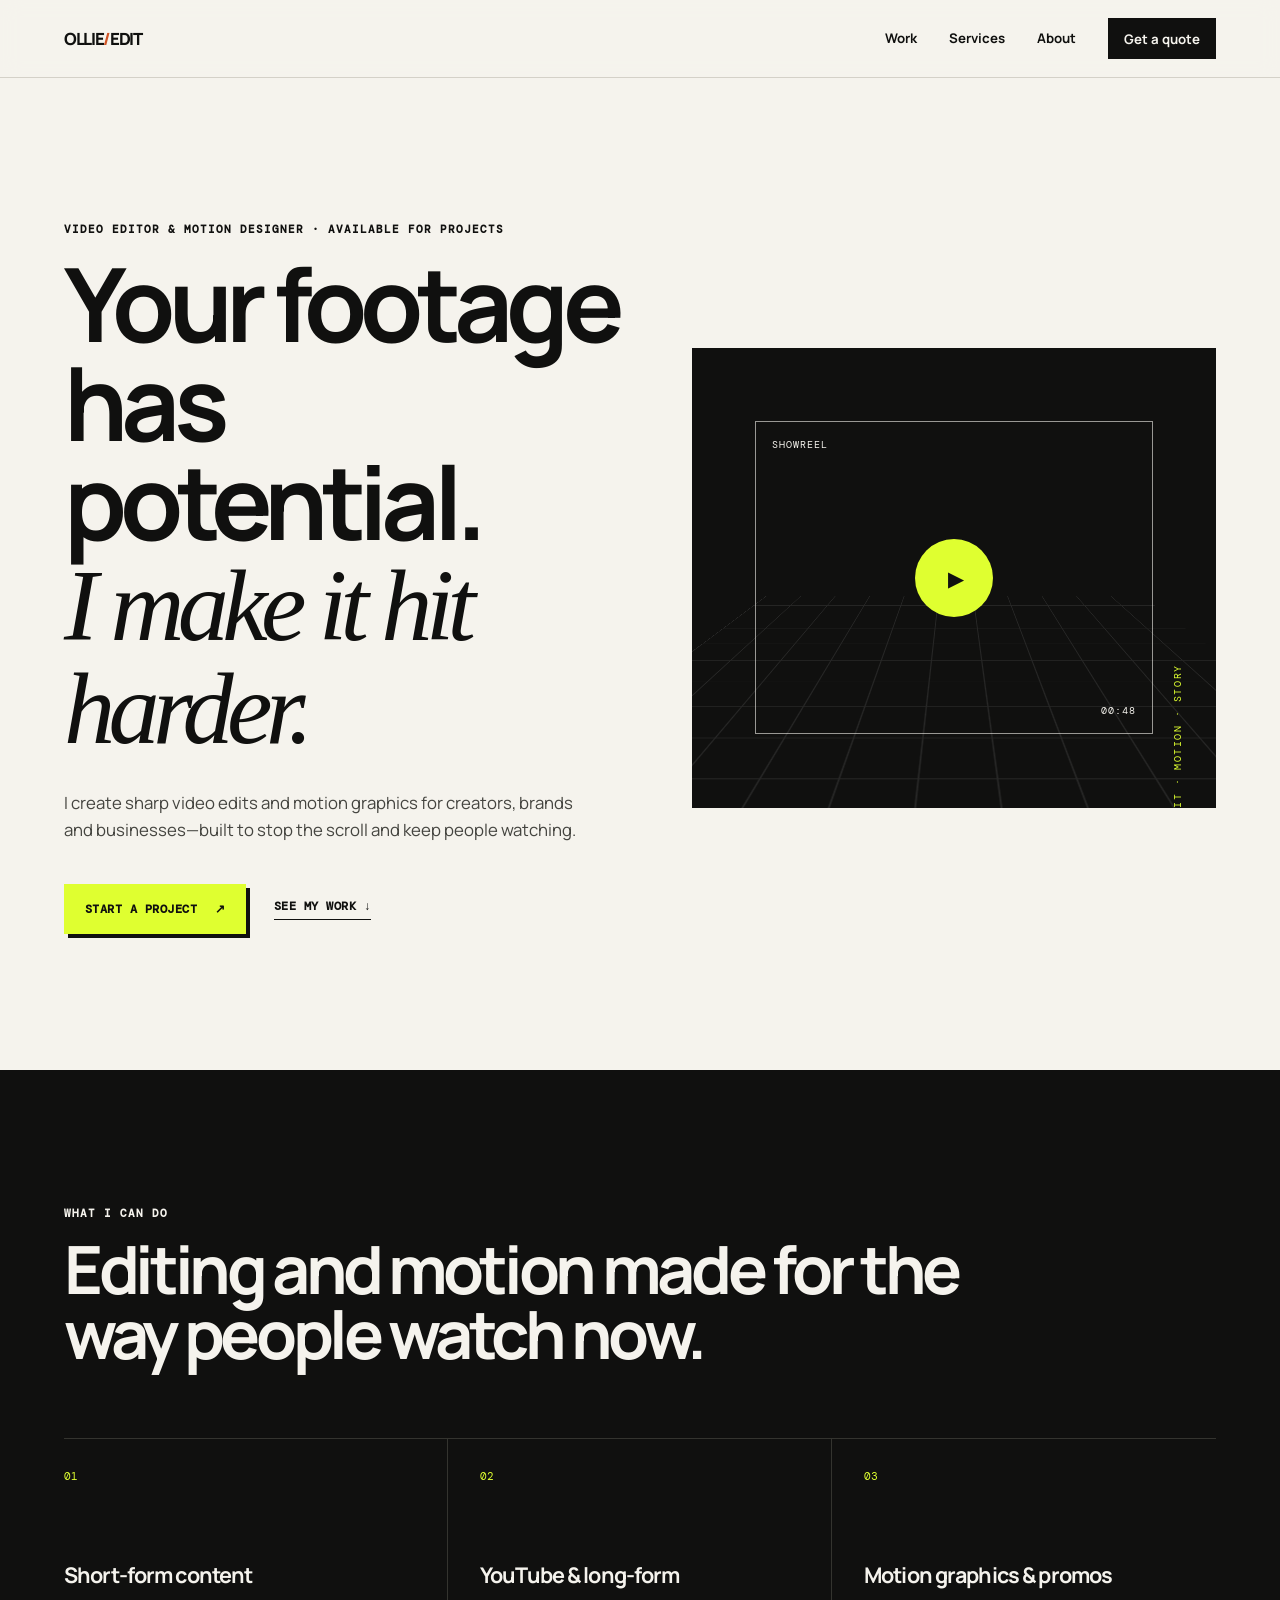
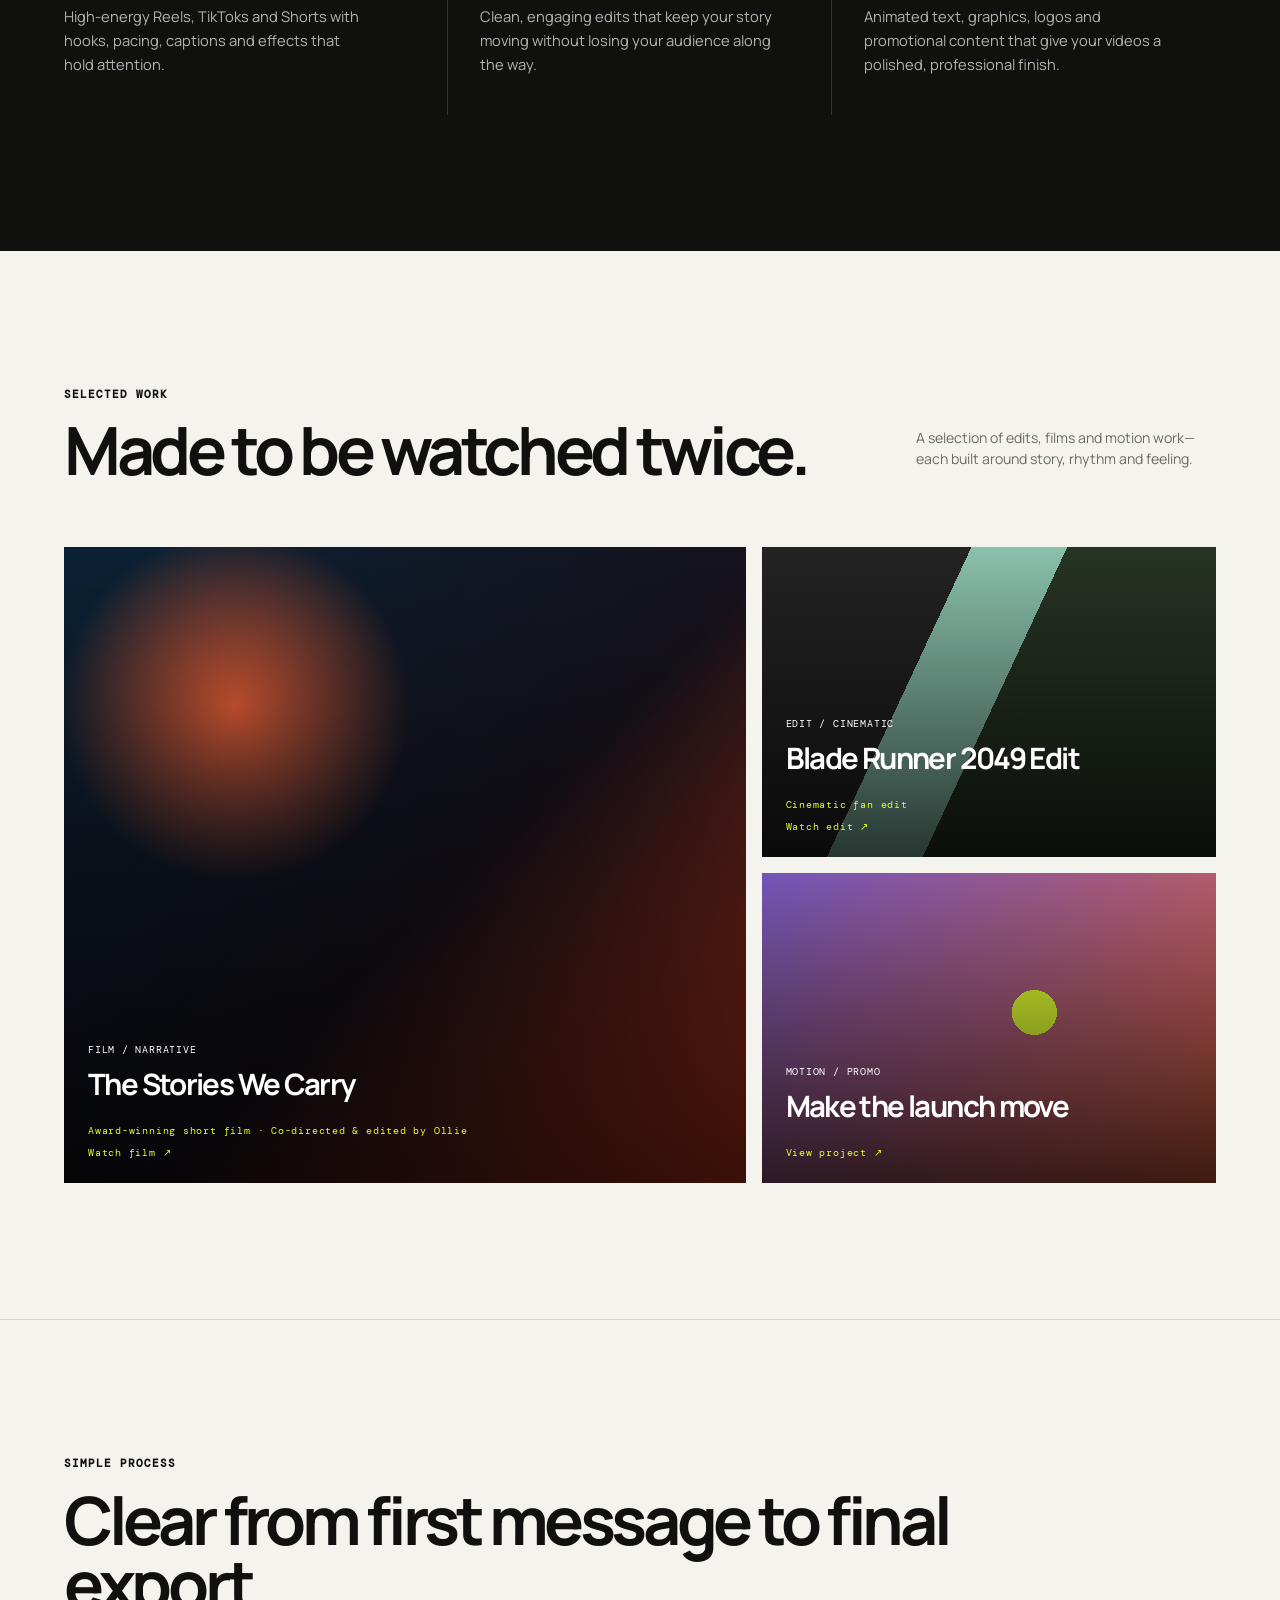
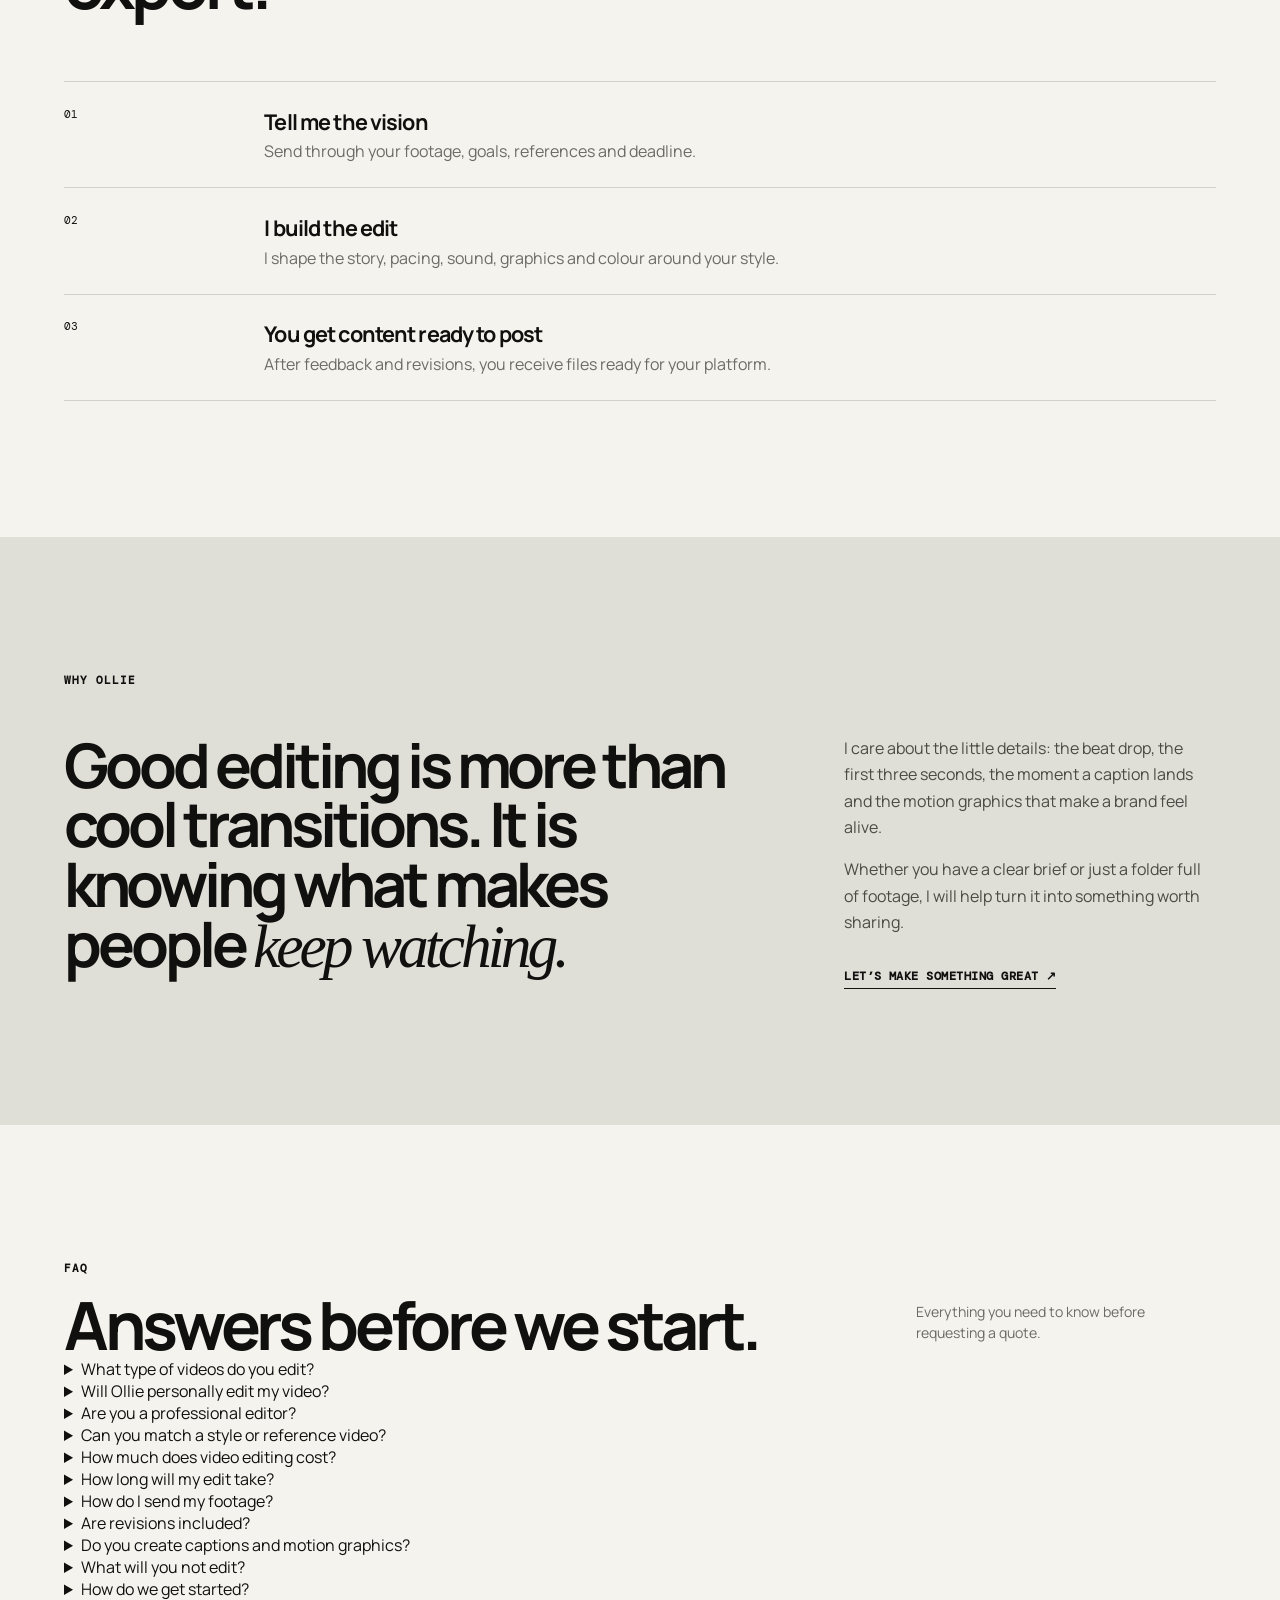
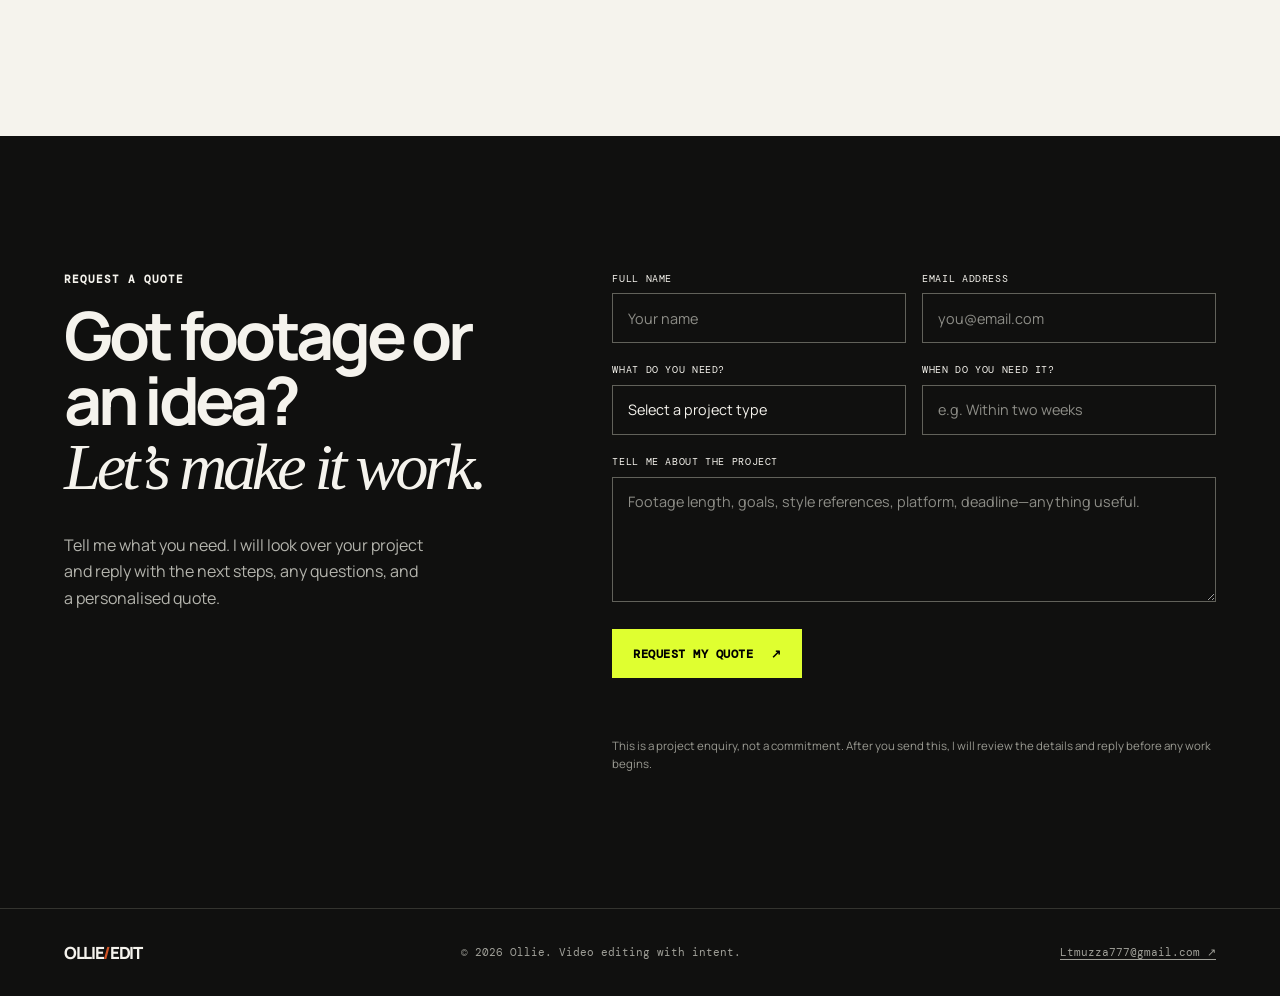
<file: index.html>
<!doctype html>
<html lang="en">
  <head>
    <meta charset="UTF-8" />
    <meta name="viewport" content="width=device-width, initial-scale=1.0" />
    <meta name="description" content="Ollie creates polished video edits and motion graphics for creators, brands and businesses." />
    <title>Ollie | Video Editor & Motion Designer</title>
    <link rel="preconnect" href="https://fonts.googleapis.com" />
    <link rel="preconnect" href="https://fonts.gstatic.com" crossorigin />
    <link href="https://fonts.googleapis.com/css2?family=DM+Mono&family=Manrope:wght@400;500;600;700;800&display=swap" rel="stylesheet" />
    <link rel="stylesheet" href="style.css" />
  </head>
  <body>
    <a class="skip-link" href="#main">Skip to content</a>
    <header class="site-header">
      <a class="brand" href="#top" aria-label="Ollie Video Editor home">OLLIE<span>/</span>EDIT</a>
      <button class="menu-button" type="button" aria-expanded="false" aria-controls="primary-nav">Menu</button>
      <nav id="primary-nav" class="primary-nav" aria-label="Primary navigation">
        <a href="#work">Work</a>
        <a href="#services">Services</a>
        <a href="#about">About</a>
        <a class="nav-cta" href="#quote">Get a quote</a>
      </nav>
    </header>

    <main id="main">
      <section id="top" class="hero section">
        <div class="hero-copy">
          <p class="eyebrow">VIDEO EDITOR & MOTION DESIGNER · AVAILABLE FOR PROJECTS</p>
          <h1>Your footage has potential.<br /><em>I make it hit harder.</em></h1>
          <p class="hero-text">I create sharp video edits and motion graphics for creators, brands and businesses—built to stop the scroll and keep people watching.</p>
          <div class="hero-actions">
            <a class="button button-primary" href="#quote">Start a project <span aria-hidden="true">↗</span></a>
            <a class="text-link" href="#work">See my work <span aria-hidden="true">↓</span></a>
          </div>
        </div>
        <div class="hero-visual" aria-label="Video editing display graphic">
          <div class="hero-grid"></div>
          <div class="reel-card">
            <span class="reel-label">SHOWREEL</span>
            <div class="play-button" aria-hidden="true">▶</div>
            <span class="reel-time">00:48</span>
          </div>
          <p class="visual-caption">EDIT · MOTION · STORY</p>
        </div>
      </section>

      <section id="services" class="section services-section">
        <div class="section-heading">
          <p class="eyebrow">WHAT I CAN DO</p>
          <h2>Editing and motion made for the way people watch now.</h2>
        </div>
        <div class="services-grid">
          <article class="service-card"><span>01</span><h3>Short-form content</h3><p>High-energy Reels, TikToks and Shorts with hooks, pacing, captions and effects that hold attention.</p></article>
          <article class="service-card"><span>02</span><h3>YouTube & long-form</h3><p>Clean, engaging edits that keep your story moving without losing your audience along the way.</p></article>
          <article class="service-card"><span>03</span><h3>Motion graphics & promos</h3><p>Animated text, graphics, logos and promotional content that give your videos a polished, professional finish.</p></article>
        </div>
      </section>

      <section id="work" class="section work-section">
        <div class="section-heading row-heading">
          <div><p class="eyebrow">SELECTED WORK</p><h2>Made to be watched twice.</h2></div>
          <p>A selection of edits, films and motion work—each built around story, rhythm and feeling.</p>
        </div>
        <div class="work-grid">
          <a class="project project-large project-one" href="https://www.instagram.com/reel/DdRNhC5hvqX/?stkn=ODdrcjRxdzY3MHpn" target="_blank" rel="noopener noreferrer" aria-label="Watch The Stories We Carry on Instagram"><div class="project-overlay"><p>FILM / NARRATIVE</p><h3>The Stories We Carry</h3><span>Award-winning short film · Co-directed &amp; edited by Ollie<br />Watch film ↗</span></div></a>
          <a class="project project-two" href="https://www.instagram.com/reel/DdgRwhwhUYC/?stkn=MXBvYTM4Ymh2Y3d6Nw==" target="_blank" rel="noopener noreferrer" aria-label="Watch Blade Runner 2049 Edit on Instagram"><div class="project-overlay"><p>EDIT / CINEMATIC</p><h3>Blade Runner 2049 Edit</h3><span>Cinematic fan edit<br />Watch edit ↗</span></div></a>
          <article class="project project-three"><div class="project-overlay"><p>MOTION / PROMO</p><h3>Make the launch move</h3><span>View project ↗</span></div></article>
        </div>
      </section>

      <section class="section process-section">
        <div class="section-heading"><p class="eyebrow">SIMPLE PROCESS</p><h2>Clear from first message to final export.</h2></div>
        <ol class="process-list">
          <li><span>01</span><div><h3>Tell me the vision</h3><p>Send through your footage, goals, references and deadline.</p></div></li>
          <li><span>02</span><div><h3>I build the edit</h3><p>I shape the story, pacing, sound, graphics and colour around your style.</p></div></li>
          <li><span>03</span><div><h3>You get content ready to post</h3><p>After feedback and revisions, you receive files ready for your platform.</p></div></li>
        </ol>
      </section>

      <section id="about" class="section about-section">
        <p class="eyebrow">WHY OLLIE</p>
        <div class="about-layout"><h2>Good editing is more than cool transitions. It is knowing what makes people <em>keep watching.</em></h2><div><p>I care about the little details: the beat drop, the first three seconds, the moment a caption lands and the motion graphics that make a brand feel alive.</p><p>Whether you have a clear brief or just a folder full of footage, I will help turn it into something worth sharing.</p><a class="text-link" href="#quote">Let’s make something great <span aria-hidden="true">↗</span></a></div></div>
      </section>

      <section id="faq" class="section faq-section">
        <div class="section-heading row-heading">
          <div><p class="eyebrow">FAQ</p><h2>Answers before we start.</h2></div>
          <p>Everything you need to know before requesting a quote.</p>
        </div>
        <div class="faq-list">
          <details class="faq-item">
            <summary>What type of videos do you edit?</summary>
            <div><p>I edit short-form content for TikTok, Instagram Reels and YouTube Shorts, as well as cinematic edits, highlight videos, promos and motion-graphics projects. If your idea does not fit neatly into one of those categories, you can still send through the details and I’ll let you know whether it is something I can help with.</p></div>
          </details>
          <details class="faq-item">
            <summary>Will Ollie personally edit my video?</summary>
            <div><p>Yes. If I accept your project, I will be the person editing it and communicating with you throughout the process.</p><p>I consider every enquiry fairly, but I may decline a project if it is outside my current skills, availability, values or the type of work I am comfortable creating. If I turn down an idea, I will give you a respectful, clear reason where appropriate rather than wasting your time or promising something I cannot deliver well.</p><p>My editing workflow may use AI-assisted features built into editing software—for example, to support tasks such as captions, audio cleanup, masking or workflow organisation. I remain responsible for the creative decisions, final edit and quality of the work.</p></div>
          </details>
          <details class="faq-item">
            <summary>Are you a professional editor?</summary>
            <div><p>I am an independent teenage video editor and motion designer, not a large professional agency or formally trained editor. I take every project seriously and will put genuine effort into creating the strongest result I can.</p><p>My experience and results may differ from editors with years of industry training or larger production teams. I will always aim to be clear about what I can deliver, communicate honestly and only take on work that I believe I can complete to a good standard.</p></div>
          </details>
          <details class="faq-item">
            <summary>Can you match a style or reference video?</summary>
            <div><p>Yes. Send links to videos, creators or examples you like when you request a quote. I can use them as a creative reference for pacing, captions, colour, sound design, transitions, motion graphics and overall feel—while making sure your video still fits your own content and audience.</p></div>
          </details>
          <details class="faq-item">
            <summary>How much does video editing cost?</summary>
            <div><p>Each project is quoted individually. Cost can depend on the raw-footage length, final video length, editing style, captions, motion graphics, deadline, number of videos needed and how detailed the project is.</p><p>Send through some details using the quote form and I’ll provide a clear estimate before any editing begins.</p></div>
          </details>
          <details class="faq-item">
            <summary>How long will my edit take?</summary>
            <div><p>Turnaround time depends on the project scope and my current availability. Short-form videos will normally take less time than longer edits or projects with detailed motion graphics.</p><p>If you have a deadline, include it in your quote request. I will confirm whether I can meet it before accepting the project.</p></div>
          </details>
          <details class="faq-item">
            <summary>How do I send my footage?</summary>
            <div><p>Once we have agreed on the project, you can send your footage using a Google Drive, iCloud Drive or OneDrive sharing link. Please make sure the link permissions allow me to view or download the files.</p><p>If you have a lot of clips, placing them in clearly named folders—such as Footage, Music, Logo, References and Brief—will make the editing process smoother.</p></div>
          </details>
          <details class="faq-item">
            <summary>Are revisions included?</summary>
            <div><p>A reasonable number of revision rounds can be included in your quote, giving you an opportunity to provide feedback after seeing the first version.</p><p>Major changes outside the original brief—such as changing the video’s purpose, using completely new footage or requesting a different style—may need an updated quote. I will always discuss this with you before doing extra work.</p></div>
          </details>
          <details class="faq-item">
            <summary>Do you create captions and motion graphics?</summary>
            <div><p>Yes. I can add captions, animated text, basic motion graphics, visual effects, sound design and other elements that help content feel more engaging and ready for its intended platform.</p><p>If you have a particular style in mind, include an example link in your quote request.</p></div>
          </details>
          <details class="faq-item">
            <summary>What will you not edit?</summary>
            <div><p>I will not create or edit content involving:</p><ul><li>Sexual content, nudity, pornography, sexualised content involving anyone under 18 or exploitative material</li><li>Graphic violence, real violence, gore, cruelty or content intended to shock or disturb people</li><li>Hate speech, harassment, bullying, discrimination, extremist propaganda or content targeting a person or group</li><li>Illegal activity, scams, fraud, deception, doxxing, threats or material designed to harm someone</li><li>Non-consensual, private, leaked or intimate footage or images</li><li>Content that impersonates someone, spreads harmful misinformation or is intended to mislead people</li><li>Anything I reasonably believe could be unsafe, illegal, unethical or damaging to another person</li></ul><p>I may also decline projects that do not suit my current skills, schedule or creative direction.</p></div>
          </details>
          <details class="faq-item">
            <summary>How do we get started?</summary>
            <div><p>Use the Request a Quote form and include what you want edited, your deadline, the platform it is for and links to any video references you like. I’ll review the project and reply with any questions, availability and a clear quote if it is a suitable fit.</p></div>
          </details>
        </div>
      </section>

      <section id="quote" class="section quote-section">
        <div class="quote-intro"><p class="eyebrow">REQUEST A QUOTE</p><h2>Got footage or an idea?<br /><em>Let’s make it work.</em></h2><p>Tell me what you need. I will look over your project and reply with the next steps, any questions, and a personalised quote.</p></div>
        <form id="quote-form" class="quote-form" novalidate>
          <div class="form-row"><label>Full name<input name="name" autocomplete="name" required placeholder="Your name" /></label><label>Email address<input type="email" name="email" autocomplete="email" required placeholder="you@email.com" /></label></div>
          <div class="form-row"><label>What do you need?<select name="projectType" required><option value="" selected disabled>Select a project type</option><option>Short-form social content</option><option>YouTube / long-form video</option><option>Sport or event highlights</option><option>Motion graphics / promotional video</option><option>Something else</option></select></label><label>When do you need it?<input name="deadline" placeholder="e.g. Within two weeks" /></label></div>
          <label>Tell me about the project<textarea name="message" required rows="5" placeholder="Footage length, goals, style references, platform, deadline—anything useful."></textarea></label>
          <button class="button button-primary" type="submit">Request my quote <span aria-hidden="true">↗</span></button>
          <p id="form-status" class="form-status" role="status" aria-live="polite"></p>
          <p class="form-note">This is a project enquiry, not a commitment. After you send this, I will review the details and reply before any work begins.</p>
        </form>
      </section>
    </main>

    <footer class="site-footer"><a class="brand" href="#top">OLLIE<span>/</span>EDIT</a><p>© <span id="year"></span> Ollie. Video editing with intent.</p><a href="mailto:Ltmuzza777@gmail.com">Ltmuzza777@gmail.com ↗</a></footer>
    <script src="script.js"></script>
  </body>
</html>
</file>
<file: style.css>
:root {
  --ink: #10100f;
  --paper: #f5f3ed;
  --acid: #dfff30;
  --muted: #6c6b65;
  --line: #d4d1c8;
  --dark-line: #34342f;
  --display: 'Manrope', Arial, sans-serif;
  --mono: 'DM Mono', monospace;
}
* { box-sizing: border-box; }
html { scroll-behavior: smooth; }
body { margin: 0; background: var(--paper); color: var(--ink); font-family: var(--display); }
a { color: inherit; text-decoration: none; }
button, input, textarea, select { font: inherit; }
.skip-link { position: fixed; top: 1rem; left: 1rem; z-index: 30; transform: translateY(-200%); background: var(--acid); padding: .75rem 1rem; }
.skip-link:focus { transform: translateY(0); }
.site-header { min-height: 78px; display: flex; justify-content: space-between; align-items: center; padding: 0 5vw; border-bottom: 1px solid var(--line); position: sticky; z-index: 20; top: 0; background: rgba(245,243,237,.92); backdrop-filter: blur(10px); }
.brand { font-weight: 800; letter-spacing: -.08em; font-size: 1.05rem; white-space: nowrap; }
.brand span { color: #d05325; }
.primary-nav { display: flex; align-items: center; gap: 2rem; font-size: .83rem; font-weight: 700; }
.primary-nav a:not(.nav-cta) { border-bottom: 1px solid transparent; }
.primary-nav a:not(.nav-cta):hover { border-color: var(--ink); }
.nav-cta { background: var(--ink); color: var(--paper); padding: .7rem 1rem; }
.menu-button { display: none; border: 0; background: transparent; text-transform: uppercase; font: 700 .75rem var(--mono); }
.section { padding: 8.5rem 5vw; }
.eyebrow { margin: 0 0 1.1rem; font: .69rem var(--mono); letter-spacing: .09em; font-weight: 700; }
h1, h2, h3, p { margin-top: 0; }
h1, h2 { letter-spacing: -.065em; line-height: .97; }
h1 { font-size: clamp(3.6rem, 8vw, 8.5rem); max-width: 950px; margin-bottom: 2rem; }
h2 { font-size: clamp(2.55rem, 5.2vw, 5.6rem); max-width: 970px; margin-bottom: 0; }
em { font-family: Georgia, serif; font-weight: 400; }
.hero { min-height: calc(100vh - 78px); padding-top: 9rem; position: relative; overflow: hidden; display: grid; grid-template-columns: 1.05fr .95fr; align-items: center; gap: 3rem; }
.hero-text { max-width: 520px; font-size: 1.05rem; line-height: 1.6; color: #44443f; }
.hero-actions { display: flex; align-items: center; flex-wrap: wrap; gap: 1.75rem; margin-top: 2.5rem; }
.button { display: inline-flex; align-items: center; justify-content: center; gap: 1.1rem; border: 0; padding: 1.05rem 1.3rem; cursor: pointer; font: 700 .76rem var(--mono); letter-spacing: .04em; text-transform: uppercase; transition: transform .2s, background .2s; }
.button:hover { transform: translate(-3px, -3px); }
.button-primary { background: var(--acid); box-shadow: 4px 4px 0 var(--ink); }
.button-primary:hover { box-shadow: 7px 7px 0 var(--ink); }
.text-link { font: 700 .74rem var(--mono); letter-spacing: .04em; text-transform: uppercase; border-bottom: 1px solid var(--ink); padding-bottom: .3rem; }
.hero-visual { position: relative; min-height: 460px; background: var(--ink); overflow: hidden; padding: 1.5rem; }
.hero-grid { position: absolute; inset: 0; opacity: .22; background-image: linear-gradient(#777 1px, transparent 1px), linear-gradient(90deg, #777 1px, transparent 1px); background-size: 48px 48px; transform: perspective(420px) rotateX(50deg) scale(1.8); transform-origin: bottom; }
.reel-card { position: absolute; inset: 16% 12%; border: 1px solid rgba(245,243,237,.6); display: grid; place-items: center; color: var(--paper); }
.reel-label, .reel-time { position: absolute; font: .64rem var(--mono); letter-spacing: .1em; }
.reel-label { top: 1rem; left: 1rem; }.reel-time { right: 1rem; bottom: 1rem; }
.play-button { width: 78px; height: 78px; display: grid; place-items: center; padding-left: 4px; border-radius: 50%; background: var(--acid); color: var(--ink); font-size: 1.3rem; }
.visual-caption { position: absolute; right: -2.5rem; bottom: 3rem; transform: rotate(-90deg); color: var(--acid); font: .64rem var(--mono); letter-spacing: .15em; }
.services-section { background: var(--ink); color: var(--paper); }
.services-grid { display: grid; grid-template-columns: repeat(3, 1fr); margin-top: 4.5rem; border-top: 1px solid var(--dark-line); }
.service-card { padding: 1.5rem 2rem 1.5rem 0; border-right: 1px solid var(--dark-line); min-height: 265px; }
.service-card:not(:first-child) { padding-left: 2rem; }.service-card:last-child { border-right: 0; }
.service-card span { color: var(--acid); font: .68rem var(--mono); }.service-card h3 { margin: 4.7rem 0 1rem; font-size: 1.35rem; letter-spacing: -.04em; }.service-card p { max-width: 300px; color: #b4b4ad; line-height: 1.6; font-size: .92rem; }
.row-heading { display: flex; justify-content: space-between; gap: 2rem; align-items: end; }.row-heading > p { max-width: 300px; line-height: 1.5; color: var(--muted); font-size: .88rem; }
.work-grid { display: grid; grid-template-columns: 1.5fr 1fr; grid-template-rows: 310px 310px; gap: 1rem; margin-top: 4rem; }.project { position: relative; overflow: hidden; color: white; min-height: 250px; background-color: #252824; }.project-large { grid-row: span 2; }.project-one { background: radial-gradient(circle at 25% 25%, #dd5b34, transparent 25%), linear-gradient(135deg, #0a2236, #16121b 55%, #d03a1c); }.project-two { background: linear-gradient(115deg, #232323 0 35%, #8ac1ad 35% 51%, #263423 51%); }.project-three { background: radial-gradient(circle at 60% 45%, #dfff30 0 7%, transparent 7%), linear-gradient(135deg, #7355ba, #dc6039); }.project::after { content: ''; position: absolute; inset: 0; background: linear-gradient(transparent, rgba(0,0,0,.72)); }.project-overlay { position: absolute; z-index: 1; left: 1.5rem; bottom: 1.4rem; }.project-overlay p, .project-overlay span { margin: 0; font: .61rem var(--mono); letter-spacing: .08em; }.project-overlay h3 { font-size: clamp(1.2rem, 2.3vw, 2.1rem); letter-spacing: -.055em; margin: .5rem 0 .8rem; }.project-overlay span { color: var(--acid); }
.process-section { border-top: 1px solid var(--line); }.process-list { list-style: none; padding: 0; margin: 4rem 0 0; border-top: 1px solid var(--line); }.process-list li { display: grid; grid-template-columns: 16% 1fr; gap: 1rem; padding: 1.55rem 0; border-bottom: 1px solid var(--line); }.process-list li > span { font: .7rem var(--mono); }.process-list h3 { font-size: 1.35rem; letter-spacing: -.04em; margin: 0 0 .3rem; }.process-list p { color: var(--muted); margin: 0; }
.about-section { background: #dfded7; }.about-layout { display: grid; grid-template-columns: 1.3fr .7fr; gap: 7vw; margin-top: 3rem; }.about-layout h2 { font-size: clamp(2.4rem, 4.8vw, 5.2rem); }.about-layout p { line-height: 1.65; color: #4b4a45; }.about-layout .text-link { display: inline-block; margin-top: 1rem; }
.quote-section { display: grid; grid-template-columns: .85fr 1.15fr; gap: 8vw; background: var(--ink); color: var(--paper); }.quote-intro h2 { margin-bottom: 2rem; }.quote-intro > p:not(.eyebrow) { max-width: 360px; line-height: 1.65; color: #b4b4ad; }.quote-form { display: flex; flex-direction: column; gap: 1.25rem; }.form-row { display: grid; grid-template-columns: 1fr 1fr; gap: 1rem; }.quote-form label { display: flex; flex-direction: column; gap: .55rem; font: .65rem var(--mono); letter-spacing: .06em; text-transform: uppercase; }.quote-form input, .quote-form textarea, .quote-form select { width: 100%; appearance: none; color: var(--paper); border: 1px solid #61615a; border-radius: 0; background: transparent; padding: .9rem; outline: none; text-transform: none; letter-spacing: normal; font: .9rem var(--display); }.quote-form textarea { resize: vertical; }.quote-form input::placeholder, .quote-form textarea::placeholder { color: #8e8e88; }.quote-form input:focus, .quote-form textarea:focus, .quote-form select:focus { border-color: var(--acid); box-shadow: 0 0 0 2px rgba(223,255,48,.25); }.quote-form .button { align-self: flex-start; margin-top: .4rem; }.form-status { min-height: 1.4em; margin: 0; font-size: .85rem; color: var(--acid); }.form-status.error { color: #ff9871; }.form-note { margin: 0; color: #999991; font-size: .72rem; line-height: 1.5; }
.site-footer { background: var(--ink); color: var(--paper); border-top: 1px solid var(--dark-line); padding: 2rem 5vw; display: flex; align-items: center; justify-content: space-between; gap: 1rem; }.site-footer p, .site-footer > a:last-child { margin: 0; color: #a0a099; font: .68rem var(--mono); }.site-footer > a:last-child { border-bottom: 1px solid #a0a099; }
@media (max-width: 760px) { .site-header { min-height: 67px; }.menu-button { display: block; }.primary-nav { display: none; position: absolute; left: 0; right: 0; top: 67px; padding: 1.5rem 5vw; background: var(--paper); border-bottom: 1px solid var(--line); flex-direction: column; align-items: flex-start; gap: 1.25rem; }.primary-nav.open { display: flex; }.section { padding: 5.5rem 5vw; }.hero { grid-template-columns: 1fr; padding-top: 5.5rem; min-height: auto; }.hero-visual { min-height: 360px; }.services-grid, .about-layout, .quote-section { grid-template-columns: 1fr; }.service-card, .service-card:not(:first-child) { padding: 1.5rem 0; border-right: 0; border-bottom: 1px solid var(--dark-line); min-height: auto; }.service-card h3 { margin-top: 2rem; }.row-heading { display: block; }.row-heading > p { margin-top: 1.2rem; }.work-grid { grid-template-columns: 1fr; grid-template-rows: repeat(3, 280px); }.project-large { grid-row: auto; }.form-row { grid-template-columns: 1fr; }.site-footer { flex-wrap: wrap; }.site-footer p { order: 3; width: 100%; }.quote-section { gap: 3rem; } }
@media (max-width: 400px) { h1 { font-size: 3.15rem; }.hero-actions { gap: 1.3rem; }.site-footer { align-items: flex-start; flex-direction: column; } }
</file>
